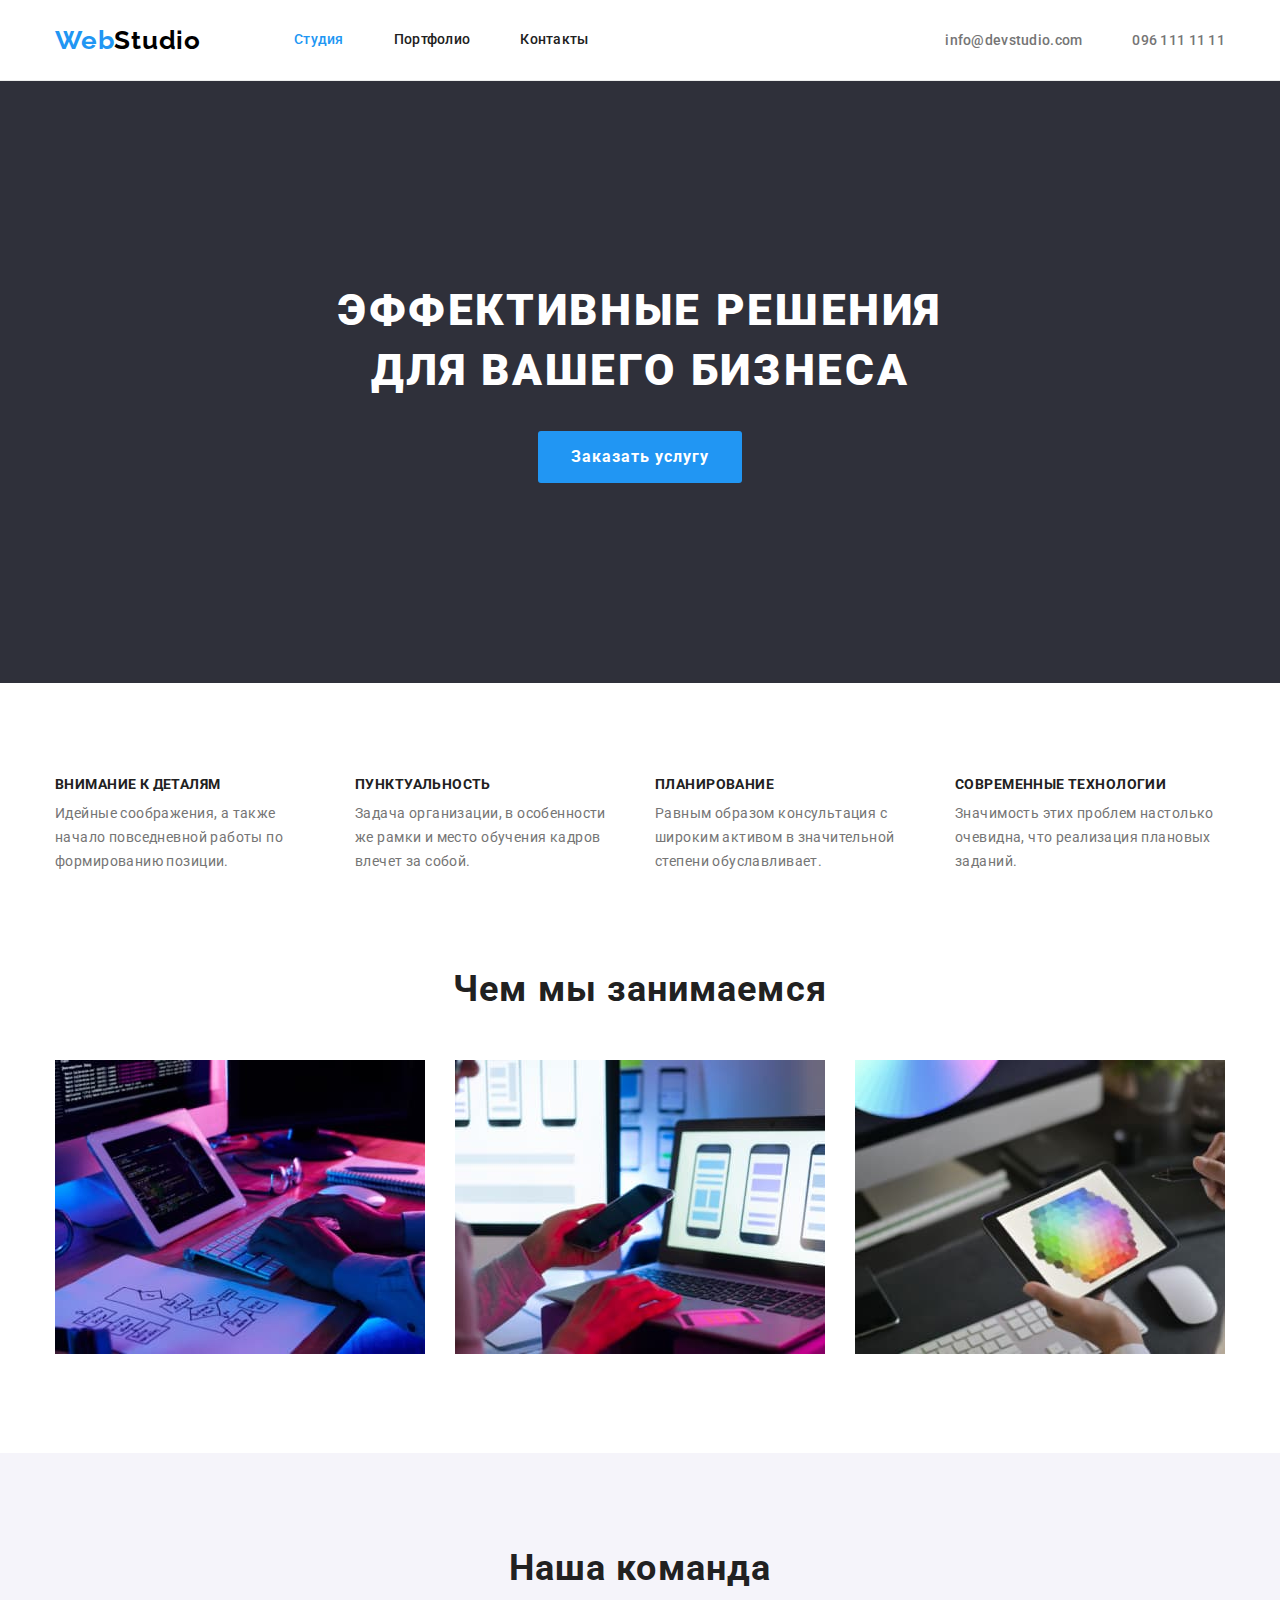
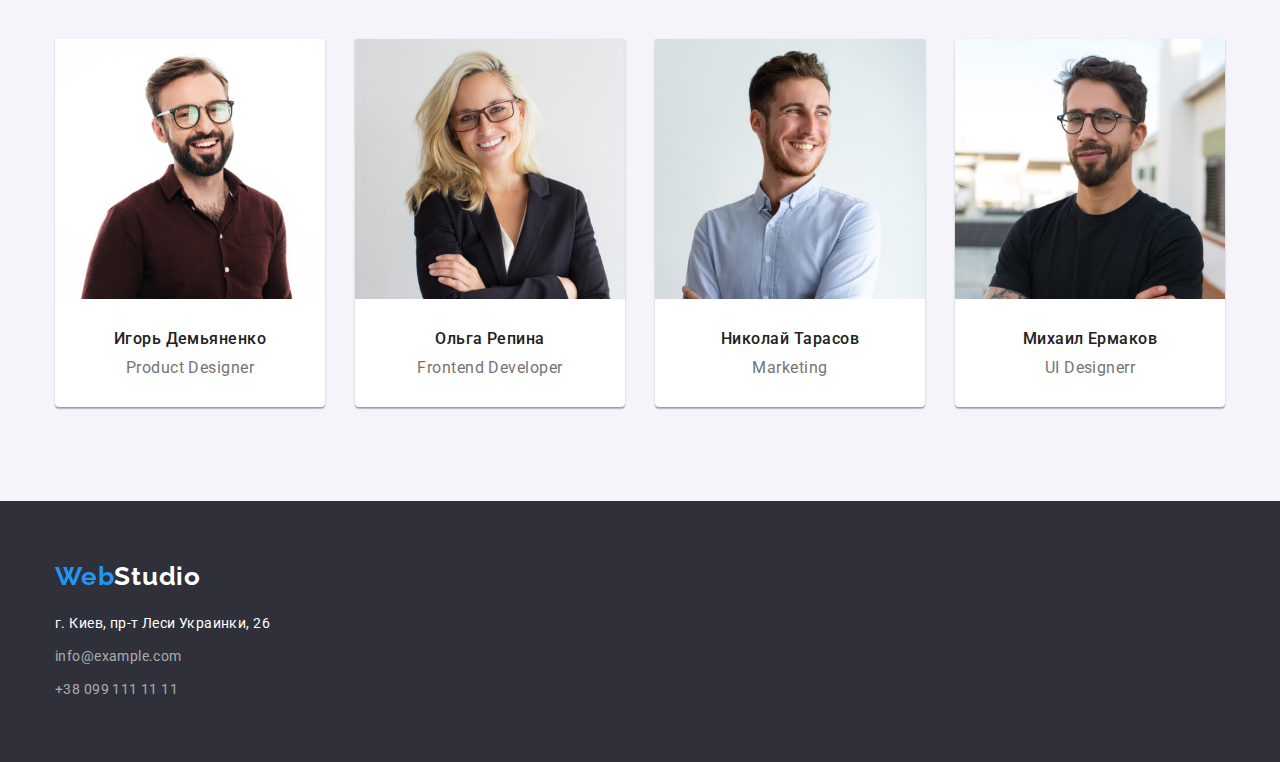
<file: index.html>
<!DOCTYPE html>
<html lang="ru">

<head>
    <meta charset="UTF-8">
    <meta name="viewport" content="width=device-width, initial-scale=1.0">
    <title>Web Studio</title>
    <link rel="preconnect" href="https://fonts.gstatic.com">
    <link
        href="https://fonts.googleapis.com/css2?family=Raleway:wght@700&family=Roboto:wght@400;500;700;900&display=swap"
        rel="stylesheet">
    <link rel="stylesheet"
        href="https://cdnjs.cloudflare.com/ajax/libs/modern-normalize/0.6.0/modern-normalize.min.css" />
    <link rel="stylesheet" href="css/style.css">
</head>

<body>
    <!--шапка-->
    <header class="header">
        <div class="container">
            <nav class="nav-links">
                <a href="./index.html" class="logo-header"><span class="logo-part">Web</span>Studio</a>
                <ul class="site-nav list">
                    <li class="nav-item"><a href="#" class="link current">Студия</a></li>
                    <li class="nav-item"><a href="./portfolio.html" class="link">Портфолио</a></li>
                    <li class="nav-item"><a href="" class="link">Контакты</a></li>
                </ul>
            </nav>
            <ul class="contacts list">
                <li class="contacts-item"><a href="mailto:info@devstudio.com" class="item">info@devstudio.com</a></li>
                <li class="contacts-item"><a href="tel:+380961111111" class="item">096 111 11 11</a></li>
            </ul>
        </div>
    </header>
    <!--Баннер-->
    <main>
        <section class="hero">
            <div class="container">
                <h1 class="name">Эффективные решения для вашего бизнеса</h1>
                <a href="" class="order">Заказать услугу</a>
            </div>
        </section>

        <!--Ценности-->
        <section class="values">
            <div class="container">
                <h2 class="visually-hidden">Наши ценности</h2>
                <ul class="list">
                    <li class="list-item">
                        <h3 class="name">Внимание к деталям</h3>
                        <p class="essence">Идейные соображения, а также начало повседневной работы по формированию
                            позиции.
                        </p>
                    </li>
                    <li class="list-item">
                        <h3 class="name">Пунктуальность</h3>
                        <p class="essence">Задача организации, в особенности же рамки и место обучения кадров влечет за
                            собой.</p>
                    </li>
                    <li class="list-item">
                        <h3 class="name">Планирование</h3>
                        <p class="essence">Равным образом консультация с широким активом в значительной степени
                            обуславливает.</p>
                    </li>
                    <li class="list-item">
                        <h3 class="name">Современные технологии</h3>
                        <p class="essence">Значимость этих проблем настолько очевидна, что реализация плановых заданий.
                        </p>
                    </li>
                </ul>
            </div>
        </section>
        <!--Чем занимаемся-->
        <section class="works">
            <div class="container">
                <h2 class="title">Чем мы занимаемся</h2>
                <ul class="list">
                    <li>
                        <a href="">
                            <img src="./image/box1.jpg" alt="Человек за столом пишет код на компьютере" width="370">
                        </a>
                    </li>
                    <li>
                        <a href="">
                            <img src="./image/box2.jpg" alt="Человек проверяет как отображается информация на смартфоне"
                                width="370" />
                        </a>
                    </li>
                    <li>
                        <a href="">
                            <img src="./image/box3.jpg" alt="Человек выбирает цвет на палитре цветов с планшета"
                                width="370">
                        </a>
                    </li>
                </ul>
            </div>
        </section>
        <!--Наша команда-->
        <section class="team">
            <div class="container">
                <h2 class="name">Наша команда</h2>
                <ul class="list">
                    <li class="item"> <img src="./image/photo1.jpg" alt="Мужчина в бордовой рубашке и очках" width="270"
                            class="box">
                        <h3 class="title">Игорь Демьяненко</h3>
                        <p lang="en" class="position">Product Designer</p>
                    </li>
                    <li class="item">
                        <img src="./image/photo2.jpg" alt="Девушка в очках и деловом костюме" width="270" class="box">
                        <h3 class="title">Ольга Репина</h3>
                        <p lang="en" class="position">Frontend Developer</p>
                    </li>
                    <li class="item">
                        <img src="./image/photo3.jpg" alt="Мужчина в белой рубашке" width="270" class="box">
                        <h3 class="title">Николай Тарасов</h3>
                        <p lang="en" class="position">Marketing</p>
                    </li>
                    <li class="item">
                        <img src="./image/photo4.jpg" alt="Мужчина в черной футболке и очках" width="270" class="box">
                        <h3 class="title">Михаил Ермаков</h3>
                        <p lang="en" class="position">UI Designerr</p>
                    </li>
                </ul>
            </div>
        </section>
    </main>
    <!--Подвал-->
    <footer class="footer">
        <div class="container">
            <p class="logo-footer"><span class="logo-part">Web</span>Studio</p>
            <address class="address">
                <p class="office"> г. Киев, пр-т Леси Украинки, 26</p>
                <p class="item"><a href="mailto:info@example.com" class="item">info@example.com</a></p>
                <p class="item"><a href="tel:+380991111111" class="item">+38 099 111 11 11</a></p>
            </address>
        </div>
    </footer>

</body>

</html>
</file>
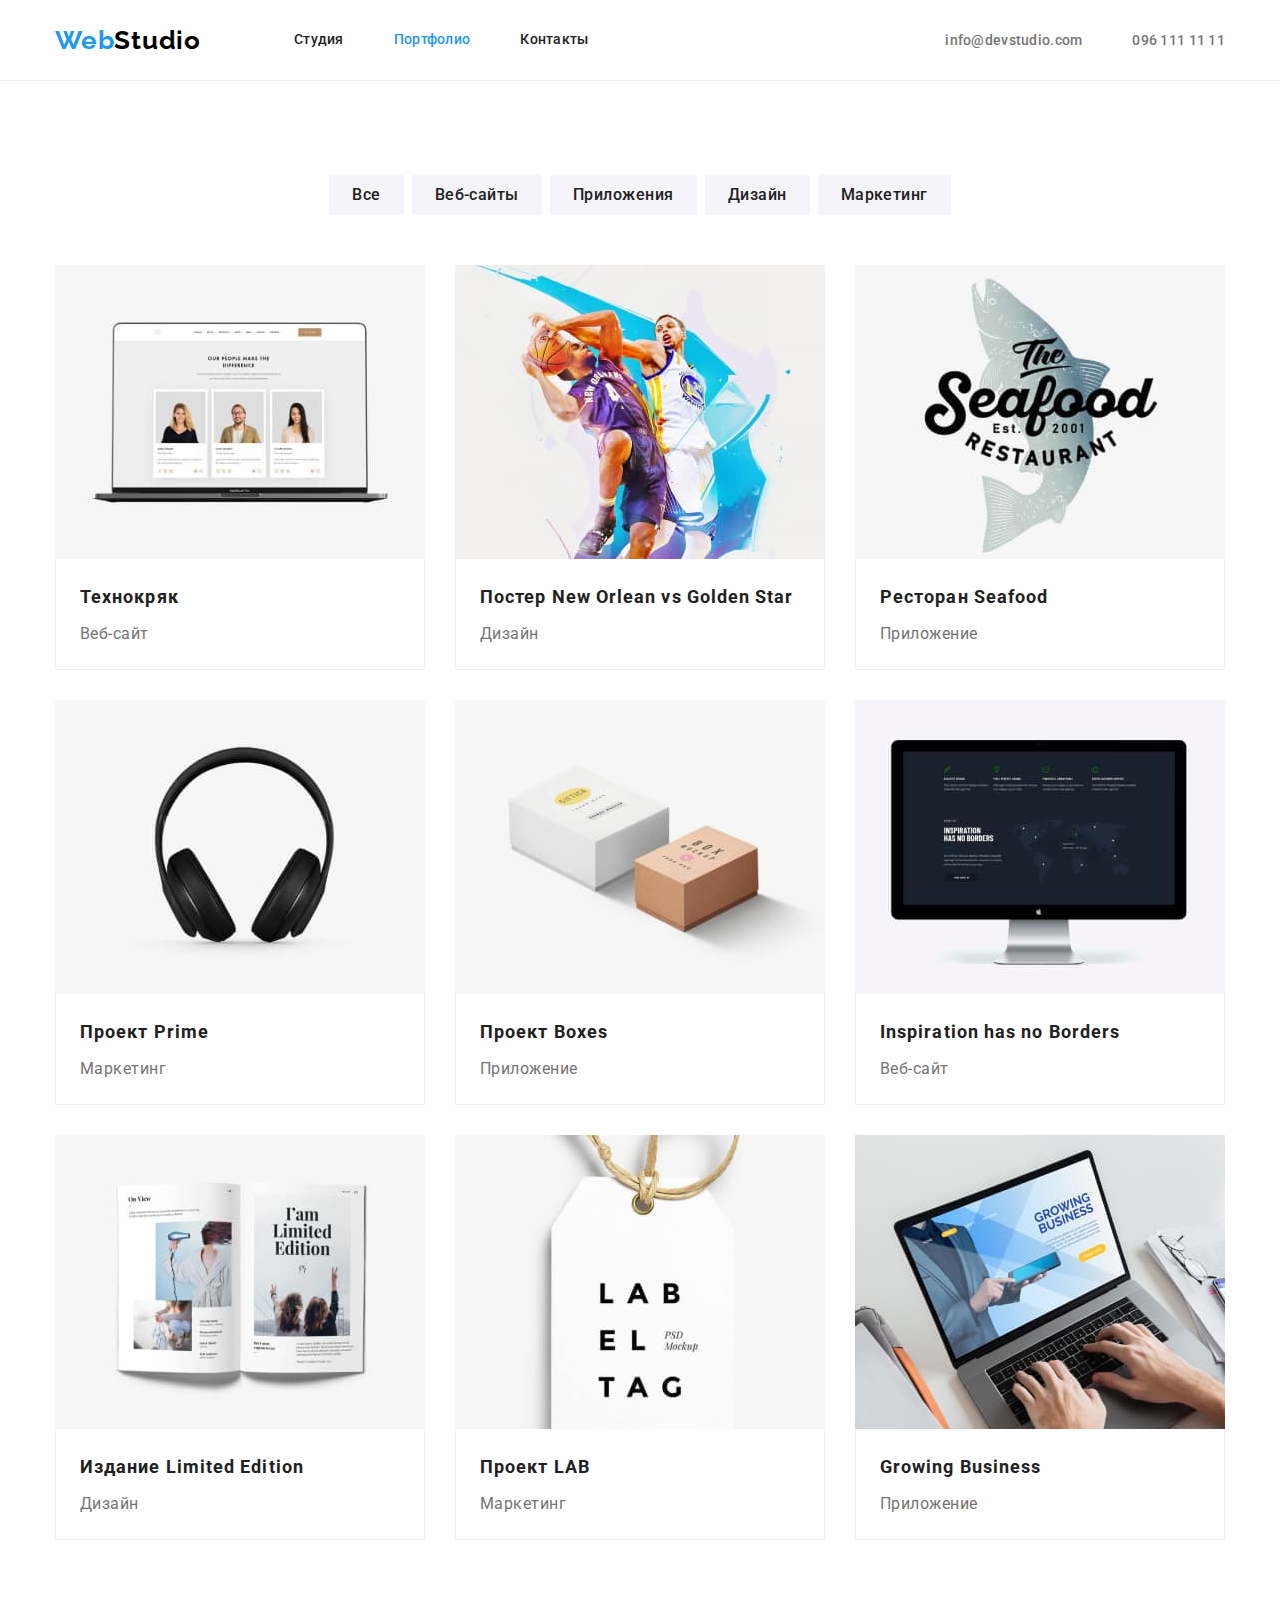
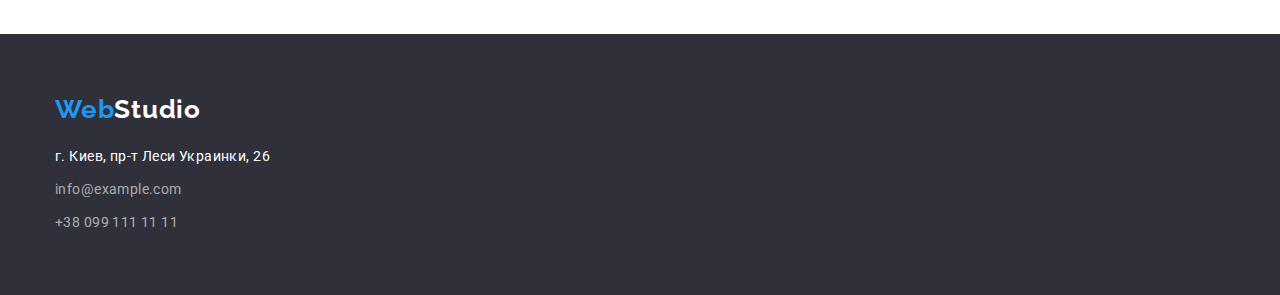
<file: portfolio.html>
<!DOCTYPE html>
<html lang="ru">

<head>
    <meta charset="UTF-8">
    <meta name="viewport" content="width=device-width, initial-scale=1.0">
    <title>Web Studio</title>
    <link rel="preconnect" href="https://fonts.gstatic.com">
    <link
        href="https://fonts.googleapis.com/css2?family=Raleway:wght@700&family=Roboto:wght@400;500;700;900&display=swap"
        rel="stylesheet">
    <link rel="stylesheet"
        href="https://cdnjs.cloudflare.com/ajax/libs/modern-normalize/0.6.0/modern-normalize.min.css" />
    <link rel="stylesheet" href="css/style.css">
</head>

<body>
    <!--шапка-->
    <header class="header">
        <div class="container">
            <nav class="nav-links">
                <a href="./index.html" class="logo-header"><span class="logo-part">Web</span>Studio</a>
                <ul class="site-nav list">
                    <li class="nav-item"><a href="./index.html" class="link">Студия</a></li>
                    <li class="nav-item"><a href="#" class="link current">Портфолио</a></li>
                    <li class="nav-item"><a href="" class="link">Контакты</a></li>
                </ul>
            </nav>
            <ul class="contacts list">
                <li class="contacts-item"><a href="mailto:info@devstudio.com" class="item">info@devstudio.com</a></li>
                <li class="contacts-item"><a href="tel:+380961111111" class="item">096 111 11 11</a></li>
            </ul>
        </div>
    </header>

    <main>
        <section class="portfolio">
            <div class="container">
                <h1 class="visually-hidden">Продукты компании</h1>
                <!--фильтр-->
                <ul class="button list">
                    <li class="button-item">
                        <button type="button" class="item">
                            Все
                        </button>

                    </li>
                    <li class="button-item">
                        <button type="button" class="item">
                            Веб-сайты
                        </button>
                    </li>
                    <li class="button-item">
                        <button type="button" class="item">
                            Приложения
                        </button>
                    </li>
                    <li class="button-item">
                        <button type="button" class="item">
                            Дизайн
                        </button>
                    </li>
                    <li class="button-item">

                        <button type="button" class="item">
                            Маркетинг
                        </button>
                    </li>
                </ul>
                <!--продукция-->
                <ul class="production list">
                    <li class="item">
                        <img src="./image/portfolio1.jpg" alt="Ноутбук с изображением веб-сайта" width="370"
                            class="box">
                        <div class="text">
                            <h2 class="name">Технокряк</h2>
                            <p class="category">Веб-сайт</p>

                        </div>
                    </li>
                    <li class="item">
                        <img src="./image/portfolio2.jpg" alt="Два баскетболиста с мячом" width="370" class="box">
                        <div class="text">
                            <h2 class="name">Постер New Orlean vs Golden Star</h2>
                            <p class="category">Дизайн</p>

                        </div>
                    </li>
                    <li class="item">
                        <img src="./image/portfolio3.jpg" alt="Логотип ресторана" width="370" class="box">
                        <div class="text">
                            <h2 class="name">Ресторан Seafood</h2>
                            <p class="category">Приложение</p>
                        </div>
                    </li>
                    <li class="item">
                        <img src="./image/portfolio4.jpg" alt="Наушники" width="370" class="box">
                        <div class="text">
                            <h2 class="name">Проект Prime</h2>
                            <p class="category">Маркетинг</p>

                        </div>
                    </li>
                    <li class="item">
                        <img src="./image/portfolio5.jpg" alt="Две картонные коробки" width="370" class="box">
                        <div class="text">
                            <h2 class="name">Проект Boxes</h2>
                            <p class="category">Приложение</p>
                        </div>
                    </li>
                    <li class="item">
                        <img src="./image/portfolio6.jpg" alt="Монитор с изображением веб-сайта" width="370"
                            class="box">
                        <div class="text">
                            <h2 class="name">Inspiration has no Borders</h2>
                            <p class="category">Веб-сайт</p>

                        </div>
                    </li>
                    <li class="item">
                        <img src="./image/portfolio7.jpg" alt="Разворот книги" width="370" class="box">
                        <div class="text">
                            <h2 class="name">Издание Limited Edition</h2>
                            <p class="category">Дизайн</p>

                        </div>
                    </li>
                    <li class="item">
                        <img src="./image/portfolio8.jpg" alt="Бирка с надписью" width="370" class="box">
                        <div class="text">
                            <h2 class="name">Проект LAB</h2>
                            <p class="category">Маркетинг</p>

                        </div>
                    </li>
                    <li class="item">
                        <img src="./image/portfolio9.jpg" alt="Ноутбук с изображением веб-сайта" width="370"
                            class="box">
                        <div class="text">
                            <h2 class="name">Growing Business</h2>
                            <p class="category">Приложение</p>
                        </div>
                    </li>
                </ul>
            </div>

        </section>

    </main>

    <!--Подвал-->
    <footer class="footer">
        <div class="container">
            <p class="logo-footer"><span class="logo-part">Web</span>Studio</p>
            <address class="address">
                <p class="office"> г. Киев, пр-т Леси Украинки, 26</p>
                <p class="item"><a href="mailto:info@example.com" class="item">info@example.com</a></p>
                <p class="item"><a href="tel:+380991111111" class="item">+38 099 111 11 11</a></p>
            </address>
        </div>
    </footer>

</body>

</html>
</file>
<file: css/style.css>
/* Структура:
рут
нормалайз
общее
хеадер
мэйн на студии
мэйн на портфолио
футтер
скрыть заголовки*/

/* основной цвет текста  #757575 */
/* вторичный цвет текста  #212121*/
/* акцент + первая часть лого #2196F3 */
/* вторая часть лого в хедере #000000 */
/* белый + вторая часть лого в футтере #FFFFFF */
/* контакты в футере rgba(255, 255, 255, .6) */
/* бєкграунд в герое #2F303A */
/* бєкгаунд "наша команда" + кнопки фильтра #F5F4FA */
/* бэкгаунд #ffffff */
/* границы #EEEEEE */
:root {
  --primery-text-color: #757575;
  --secondary-text-color: #212121;
  --accent-color: #2196f3;
  --accent-secondary-color: #ffffff;
  --logo-first-part: #2196f3;
  --header-logo-second-part: #000000;
  --background: #ffffff;
  --background-hero: #2f303a;
  --background-team: #f5f4fa;
  --backgound-footer: #2f303a;
  --footer-logo-second-part: #ffffff;
  --footer-contscts: rgba(255, 255, 255, 0.6);
  --background-filter: #f5f4fa;
  --border: #eeeeee;
  --line: #ececec;
}

/* перенести потом в файл нормалайз.сиэсэс- начало */
ul {
  list-style: none;
}

a {
  text-decoration: none;
}

address {
  font-style: normal;
}
/* перенести потом в файл нормалайз.сиэсэс- конец */

/* общее */
body {
  background-color: var(--background);
  color: var(--primery-text-color);
  font-family: Roboto, sans-serif;
  font-style: normal;
}

.container {
  margin-left: auto;
  margin-right: auto;
  width: 1200px;
  padding-left: 15px;
  padding-right: 15px;
  /* outline: 2px solid tomato; */
}

.list {
  padding: 0;
  margin: 0;
  list-style: none;
}

/* все про хедер */

.header .container,
.nav-links {
  display: flex;
  align-items: center;
}
.header {
  border-bottom: 1px solid var(--line);
}

/* лого */
.logo-header {
  margin-right: 93px;

  color: var(--header-logo-second-part);
  font-family: Raleway, sans-serif;

  font-size: 26px;
  font-weight: 700;
  line-height: 1.19;
  letter-spacing: 0.03em;
}

.logo-part {
  color: var(--logo-first-part);
}

/* навигация */
.site-nav .link {
  display: block;
  padding-top: 32px;
  padding-bottom: 32px;
  color: var(--secondary-text-color);
  font-weight: 500;
  font-size: 14px;
  line-height: 1.14;
  letter-spacing: 0.02em;
  cursor: pointer;
}

.site-nav .link:hover,
.site-nav .link:focus {
  color: var(--accent-color);
}

.site-nav .current {
  color: var(--accent-color);
}

.site-nav.list {
  display: flex;
}

.site-nav .nav-item + .nav-item {
  margin-left: 50px;
}

/* контакты */
.contacts .item {
  color: var(--primery-text-color);
  font-weight: 500;
  font-size: 14px;
  line-height: 1.14;
  letter-spacing: 0.02em;
  cursor: pointer;
}

.contacts .item:hover,
.contacts .item:focus {
  color: var(--accent-color);
}

.contacts.list {
  display: flex;
  margin-left: auto;
}

.contacts-item + .contacts-item {
  margin-left: 50px;
}

/* мэйн на студии */
/* герой */
.hero {
  background-color: var(--background-hero);
  padding-top: 200px;
  padding-bottom: 200px;
}

.hero .container {
  text-align: center;
  padding-right: 252px;
  padding-left: 252px;
}

.hero .name {
  margin-top: 0;
  margin-bottom: 30px;
  background-color: var(--background-hero);
  color: var(--accent-secondary-color);
  font-weight: 900;
  font-size: 44px;
  line-height: 1.36;
  letter-spacing: 0.06em;
  text-transform: uppercase;
}
.hero .order {
  display: inline-block;
  border: 1px solid transparent;
  border-radius: 3px;
  padding: 10px 32px;
  min-width: 200px;

  background-color: var(--accent-color);
  color: var(--accent-secondary-color);
  font-weight: 700;
  font-size: 16px;
  line-height: 1.87;
  letter-spacing: 0.06em;
  text-align: center;
}

/* ценности */
.values {
  padding-top: 94px;
  padding-bottom: 94px;
}

.values .list {
  display: flex;
  flex-wrap: wrap;
}

.values .list-item {
  width: 270px;
}
.values .list-item + .list-item {
  margin-left: 30px;
}

.values .name {
  margin-top: 0;
  margin-bottom: 10px;
  color: var(--secondary-text-color);
  font-weight: 700;
  font-size: 14px;
  line-height: 1.14;
  letter-spacing: 0.03em;
  text-transform: uppercase;
  text-align: left;
}

.values .essence {
  margin-top: 0;
  margin-bottom: 0;
  font-weight: 400;
  font-size: 14px;
  line-height: 1.71;
  letter-spacing: 0.03em;
  text-align: left;
}

/* чем мы занимаемся */
.works {
  padding-bottom: 94px;
}

.works .list {
  display: flex;
  justify-content: space-between;
}

.works .title {
  margin-top: 0;
  margin-bottom: 50px;
  color: var(--secondary-text-color);
  font-weight: 700;
  font-size: 36px;
  line-height: 1.17;
  letter-spacing: 0.03em;
  text-align: center;
}

/* наша команда */
.team {
  background-color: var(--background-team);
  padding-top: 94px;
  padding-bottom: 94px;
}

.team .box {
  display: block;
}

.team .list {
  display: flex;
  flex-wrap: wrap;
  /* margin-left: -30px; */
}
.team .item {
  flex-basis: calc(100% / 4 - 30px);
  margin-left: 30px;
  background-color: #fff;
  border-radius: 0px 0px 4px 4px;
  box-shadow: 0px 1px 3px rgba(0, 0, 0, 0.12), 0px 1px 1px rgba(0, 0, 0, 0.14),
    0px 2px 1px rgba(0, 0, 0, 0.2);
}

.team .item:first-child {
  margin-left: 0px;
}

.team .name {
  margin-top: 0;
  margin-bottom: 50px;
  color: var(--secondary-text-color);
  font-weight: 700;
  font-size: 36px;
  line-height: 1.17;
  letter-spacing: 0.03em;
  text-align: center;
}

.team .title {
  margin-top: 30px;
  margin-bottom: 10px;
  color: var(--secondary-text-color);
  font-weight: 500;
  font-size: 16px;
  line-height: 1.19;
  letter-spacing: 0.03em;
  text-align: center;
}

.team .position {
  margin-top: 0;
  margin-bottom: 30px;
  font-weight: 400;
  font-size: 16px;
  line-height: 1.19;
  letter-spacing: 0.03em;
  text-align: center;
}

/* мэйн на портфолио */
.portfolio {
  padding-top: 94px;
  padding-bottom: 94px;
}
/* фильтр */
.button.list {
  margin-bottom: 50px;
  display: flex;
  justify-content: center;
}

.button .item {
  display: inline-block;
  border: 1px solid transparent;
  border-radius: 3px;
  padding: 6px 22px;

  background-color: var(--background-filter);
  color: var(--secondary-text-color);
  cursor: pointer;
  font-family: Roboto, sans-serif;
  font-weight: 500;
  font-size: 16px;
  line-height: 1.62;
  letter-spacing: 0.03em;
}

.button .item:hover,
.button .item:focus {
  background-color: var(--accent-color);
  color: var(--accent-secondary-color);
}

.button > .button-item + .button-item {
  margin-left: 8px;
}

/* продукция */
.production.list {
  display: flex;
  flex-wrap: wrap;
}
.production .item {
  width: 370px;
  margin-bottom: 30px;
  margin-right: 30px;
}

.production .item:nth-child(3n) {
  margin-right: 0px;
}

.production .item:nth-last-child(-n + 3) {
  margin-bottom: 0px;
}

.text {
  padding: 20px 24px;
  border: 1px solid var(--border);
  border-top: none;
}

.production .name {
  margin-top: 0;
  margin-bottom: 4px;
  color: var(--secondary-text-color);
  font-weight: 700;
  font-size: 18px;
  line-height: 2;
  letter-spacing: 0.06em;
}

.production .category {
  margin-top: 0;
  margin-bottom: 0px;
  font-weight: 400;
  font-size: 16px;
  line-height: 1.88;
  letter-spacing: 0.03em;
}

.production .box {
  display: block;
}

/* все про футтер */
.footer {
  background-color: var(--backgound-footer);
  padding-top: 60px;
  padding-bottom: 60px;
}
/* лого */
.logo-footer {
  margin-top: 0;
  margin-bottom: 20px;
  color: var(--footer-logo-second-part);
  font-family: Raleway, sans-serif;
  font-weight: 700;
  font-size: 26px;
  line-height: 1.19;
  letter-spacing: 0.03em;
}

.logo-part {
  color: var(--logo-first-part);
}

/* адресс */
.address {
  font-weight: normal;
  font-size: 14px;
  line-height: 1.71;
  letter-spacing: 0.03em;
}
.address .office {
  margin-top: 0;
  margin-bottom: 0;
  color: var(--footer-logo-second-part);
}

.address .item {
  margin-top: 9px;
  margin-bottom: 0;
  color: var(--footer-contscts);
}

/* скрыть заголовки, которых нет на макете */
.visually-hidden {
  position: absolute;
  width: 1px;
  height: 1px;
  margin: -1px;
  border: 0;
  padding: 0;

  white-space: nowrap;
  clip-path: inset(100%);
  clip: rect(0 0 0 0);
  overflow: hidden;
}
</file>
